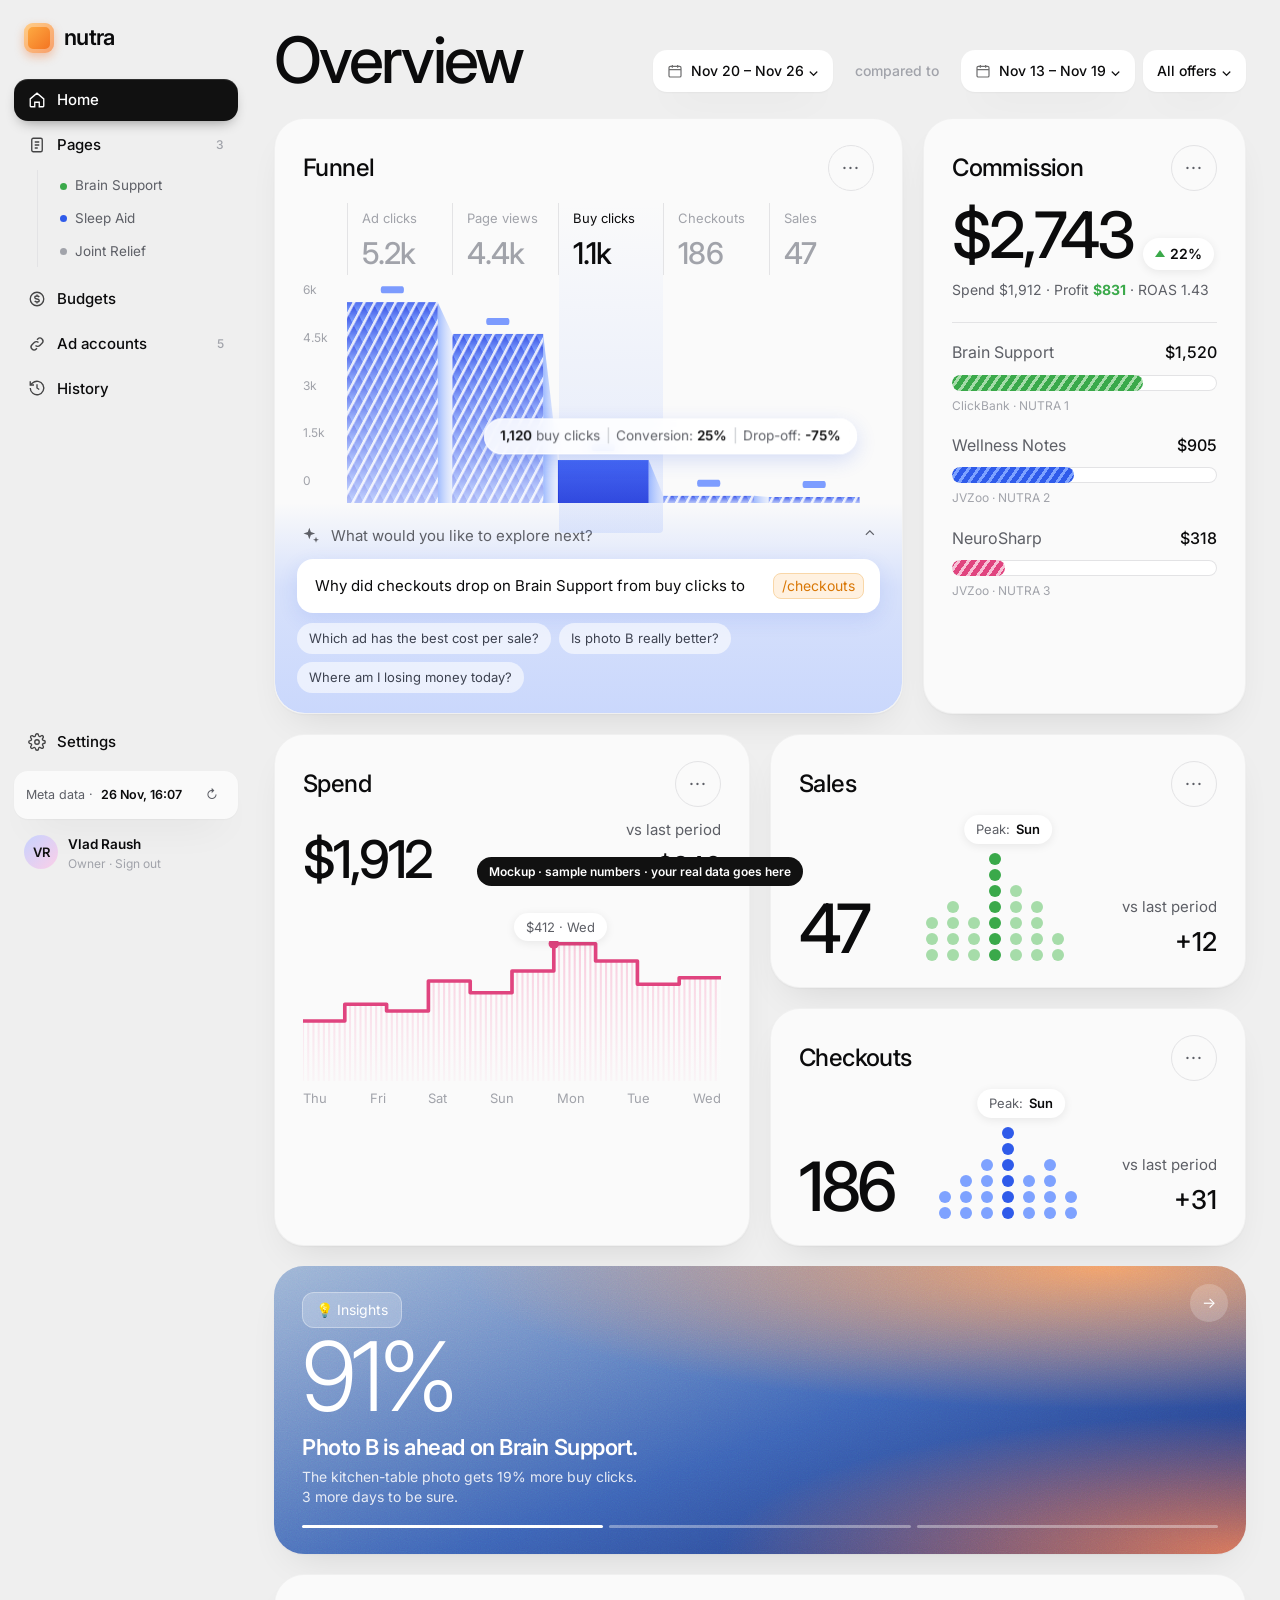
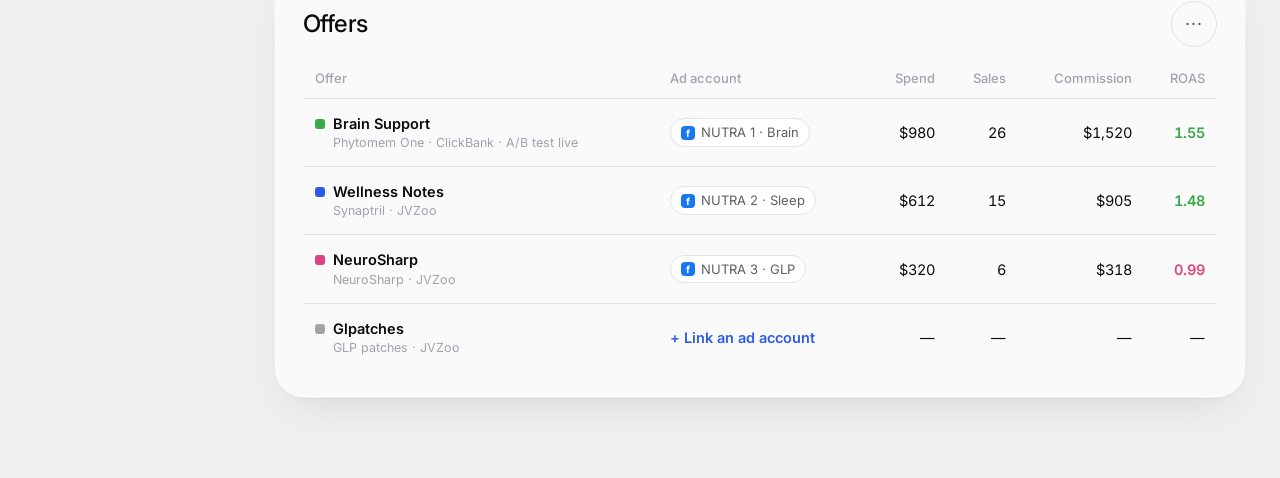
<file: app/static/demo/home-zentra.html>
<!doctype html>
<html lang="en">
<head>
<meta charset="utf-8">
<meta name="viewport" content="width=device-width, initial-scale=1, viewport-fit=cover">
<title>NUTRA Home · mockup</title>
<link rel="preconnect" href="https://fonts.googleapis.com">
<link rel="stylesheet" href="https://fonts.googleapis.com/css2?family=Inter:wght@400;500;600;700&display=swap">
<style>
:root{--bg:#efefef;--card:#fafafa;--card2:#fff;--ink:#0b0b0c;--ink2:#5d5f66;--ink3:#a1a3aa;--line:#e3e3e5;--pill:#111;--pillfg:#fff;
  --blue:#2f5bea;--blue2:#7ea2ff;--green:#3aa94a;--green2:#a6dca9;--pink:#e0447f;--pink2:#f7c1d6;--sh:0 1px 2px rgba(0,0,0,.04),0 18px 40px -18px rgba(0,0,0,.12);color-scheme:light}
@media (prefers-color-scheme:dark){:root:not([data-theme="light"]){--bg:#0c0c0e;--card:#16161a;--card2:#1c1c21;--ink:#f3f3f5;--ink2:#a4a6ae;--ink3:#6c6e76;--line:#2a2a31;--pill:#f3f3f5;--pillfg:#0c0c0e;
  --blue:#5b7cff;--blue2:#3448a8;--green:#4cc25d;--green2:#1f5a28;--pink:#ff5d98;--pink2:#5a2238;--sh:0 1px 2px rgba(0,0,0,.4);color-scheme:dark}}
*{box-sizing:border-box}
body{margin:0;font:15px/1.45 Inter,system-ui,sans-serif;background:var(--bg);color:var(--ink);-webkit-font-smoothing:antialiased}
button{font:inherit;color:inherit;cursor:pointer}
.app{display:grid;grid-template-columns:252px minmax(0,1fr);min-height:100vh}
/* sidebar */
.side{position:sticky;top:0;height:100vh;padding:22px 14px;display:flex;flex-direction:column;gap:3px;overflow-y:auto}
.brand{display:flex;align-items:center;gap:10px;font-size:22px;font-weight:600;letter-spacing:-.03em;padding:0 10px 22px}
.brand i{width:30px;height:30px;border-radius:9px;background:linear-gradient(135deg,#ffb347,#f26b1d);box-shadow:inset 0 0 0 4px rgba(255,255,255,.35),0 4px 10px rgba(242,107,29,.35);display:inline-block}
.nv{display:flex;align-items:center;gap:11px;border:0;background:none;text-align:left;padding:10px 14px;border-radius:14px;font-size:15px;font-weight:500;color:var(--ink)}
.nv svg{width:18px;height:18px;opacity:.75}
.nv:hover{background:rgba(127,127,127,.1)}
.nv.on{background:var(--pill);color:var(--pillfg);box-shadow:0 6px 14px -6px rgba(0,0,0,.45),inset 0 1px 0 rgba(255,255,255,.12)}.nv.on svg{opacity:1}
.nv .c{margin-left:auto;font-size:12px;color:var(--ink3)}.nv.on .c{color:inherit;opacity:.7}
.sub{margin:2px 0 8px 23px;padding-left:12px;border-left:1.5px solid var(--line);display:flex;flex-direction:column;gap:1px}
.sub button{border:0;background:none;text-align:left;padding:6px 10px;border-radius:10px;font-size:13.5px;color:var(--ink2);display:flex;align-items:center;gap:8px}
.sub button:hover{background:rgba(127,127,127,.1)}.sub .dot{width:7px;height:7px;border-radius:50%;background:var(--green)}
.sfoot{margin-top:auto;display:flex;flex-direction:column;gap:8px;padding-top:14px}
.sync{display:flex;align-items:center;gap:8px;font-size:12.5px;color:var(--ink2);padding:10px 12px;border-radius:14px;background:var(--card);box-shadow:var(--sh)}
.sync b{color:var(--ink);font-weight:600}.sync button{margin-left:auto;border:0;background:none;width:28px;height:28px;border-radius:50%}
.me{display:flex;align-items:center;gap:10px;padding:6px 10px}.av{width:34px;height:34px;border-radius:50%;background:linear-gradient(135deg,#c7d2fe,#fbcfe8);display:grid;place-items:center;font-weight:600;font-size:13px;color:#111}
.me small{display:block;color:var(--ink3);font-size:12px}
/* content */
.main{min-width:0;padding:28px 34px 80px 22px}
.head{display:flex;align-items:flex-end;gap:14px;flex-wrap:wrap;margin-bottom:26px}
.head h1{margin:0;font-size:64px;line-height:1;font-weight:500;letter-spacing:-.045em}
.sp{flex:1}
.ctl{display:flex;align-items:center;gap:8px;flex-wrap:wrap}
.chip{display:inline-flex;align-items:center;gap:8px;border:0;background:var(--card2);border-radius:14px;padding:11px 14px;font-size:14px;font-weight:500;box-shadow:var(--sh)}
.chip.ghost{background:transparent;box-shadow:none;color:var(--ink3)}
.chip svg{width:16px;height:16px;opacity:.6}
.grid{display:grid;grid-template-columns:minmax(0,1.95fr) minmax(0,1fr);gap:20px}
.row2{display:grid;grid-template-columns:minmax(0,.9fr) minmax(0,1.3fr) minmax(0,1fr);gap:20px;margin-top:20px}
.card{background:var(--card);border-radius:30px;box-shadow:var(--sh);border:1px solid rgba(127,127,127,.08);padding:26px 28px;position:relative;min-width:0}
.ch{display:flex;align-items:center;justify-content:space-between;margin-bottom:12px}
.ch h2{margin:0;font-size:24px;font-weight:500;letter-spacing:-.025em}
.more{width:46px;height:46px;border-radius:50%;border:1px solid var(--line);background:transparent;font-size:18px;letter-spacing:1px;color:var(--ink2)}
.tagp{display:inline-flex;align-items:center;gap:6px;padding:5px 12px;border-radius:999px;background:var(--card2);box-shadow:0 2px 10px rgba(0,0,0,.08);font-size:13px;color:var(--ink2)}.tagp b{color:var(--ink);font-weight:600}
/* funnel */
.fun{position:relative;overflow:hidden}
.fcols{display:grid;grid-template-columns:44px repeat(5,1fr);position:relative}
.fcol{border-left:1px solid var(--line);padding:6px 14px 0;min-width:0;cursor:pointer;position:relative;z-index:1}
.fcol small{display:block;font-size:13px;color:var(--ink3);white-space:nowrap;overflow:hidden;text-overflow:ellipsis}
.fcol b{display:block;font-size:30px;font-weight:500;letter-spacing:-.03em;color:var(--ink3);margin-top:4px}
.fcol.on small{color:var(--ink)}.fcol.on b{color:var(--ink)}
.fcol.on::before{content:"";position:absolute;inset:0 0 -258px 0;background:linear-gradient(180deg,rgba(124,160,255,0),rgba(124,160,255,.18));border-radius:4px;z-index:-1}
.ysc{display:flex;flex-direction:column;justify-content:space-between;font-size:12px;color:var(--ink3);height:220px;padding:6px 0}
.fsvg{display:block;width:100%;height:230px;margin-top:-2px}
.tip{position:absolute;z-index:5;transform:translate(-30%,-120%);white-space:nowrap;background:rgba(255,255,255,.85);backdrop-filter:blur(8px);border-radius:999px;padding:8px 16px;font-size:13.5px;color:#5d5f66;box-shadow:0 6px 20px rgba(47,91,234,.18),inset 0 0 0 1px rgba(255,255,255,.9);transition:left .25s,top .25s}
.tip b{color:#0b0b0c;font-weight:600}.tip i{font-style:normal;color:#c4c6cc;margin:0 6px}
.ask{margin:0 -28px -26px;padding:16px 22px 20px;border-radius:0 0 30px 30px;background:linear-gradient(180deg,rgba(124,160,255,.0),rgba(124,160,255,.28) 40%,rgba(124,160,255,.38));position:relative}
.askh{display:flex;align-items:center;gap:10px;font-size:15px;color:var(--ink2);margin:6px 4px 12px}.askh svg{width:20px;height:20px}
.askin{display:flex;align-items:center;gap:8px;background:var(--card2);border-radius:16px;padding:14px 16px;box-shadow:0 6px 20px rgba(47,91,234,.12)}
.askin input{flex:1;min-width:0;border:0;outline:0;background:transparent;font:inherit;font-size:15px;color:var(--ink)}
.slash{background:#fff1e0;color:#d97706;border:1px solid #f9d7a8;border-radius:8px;padding:2px 8px;font-size:14px;white-space:nowrap}
.sugs{display:flex;gap:8px;flex-wrap:wrap;margin-top:10px}.sugs button{border:0;background:rgba(255,255,255,.6);border-radius:999px;padding:6px 12px;font-size:13px;color:#3d4250}
/* money */
.big{font-size:64px;font-weight:500;letter-spacing:-.05em;line-height:1}
.up{display:inline-flex;align-items:center;gap:5px;font-size:14px;font-weight:600;padding:6px 12px;border-radius:999px;background:var(--card2);box-shadow:0 2px 10px rgba(0,0,0,.08);vertical-align:middle;margin-left:10px}.up::before{content:"";border:5px solid transparent;border-bottom:7px solid var(--green);margin-top:-6px}
.hr{height:1px;background:var(--line);margin:22px 0 18px}
.bar{margin-bottom:20px}.bar .t{display:flex;justify-content:space-between;font-size:16px;color:var(--ink2);margin-bottom:10px}.bar .t b{color:var(--ink);font-weight:500}
.track{height:16px;border-radius:999px;background:var(--card2);box-shadow:inset 0 0 0 1px var(--line);overflow:hidden}
.fill{height:100%;border-radius:999px;background:repeating-linear-gradient(-55deg,var(--c) 0 5px,var(--c2) 5px 8px)}
.bar small{display:block;margin-top:6px;font-size:12px;color:var(--ink3)}
/* dots + step */
.kp{display:flex;align-items:flex-end;justify-content:space-between;gap:12px;flex-wrap:wrap}
.kp .n{font-size:68px;font-weight:500;letter-spacing:-.05em;line-height:.95}
.vs{text-align:right;font-size:15px;color:var(--ink2)}.vs b{display:block;font-size:26px;color:var(--ink);font-weight:500;margin-top:6px}
.dots{display:flex;align-items:flex-end;gap:9px;position:relative;padding-top:34px}
.dcol{display:flex;flex-direction:column-reverse;gap:4px}.dcol i{width:12px;height:12px;border-radius:50%;background:var(--dl)}.dcol.pk i{background:var(--dk)}
.dots .tagp{position:absolute;top:-4px;transform:translateX(-35%)}
.step svg{display:block;width:100%;height:170px}
.months{display:flex;justify-content:space-between;font-size:13px;color:var(--ink3);margin-top:8px}
/* insights */
.ins{border-radius:30px;overflow:hidden;position:relative;min-height:330px;color:#fff;padding:26px 28px;display:flex;flex-direction:column;box-shadow:var(--sh);
  background:radial-gradient(120% 90% at 85% 0%,#f3a26b 0%,rgba(243,162,107,0) 55%),radial-gradient(90% 80% at 100% 100%,#d9775b 0%,rgba(217,119,91,0) 60%),linear-gradient(160deg,#9fb6d6 0%,#3d64b6 55%,#1b2f78 100%)}
.ins::after{content:"";position:absolute;inset:0;background-image:url("data:image/svg+xml,%3Csvg xmlns='http://www.w3.org/2000/svg' width='120' height='120'%3E%3Cfilter id='n'%3E%3CfeTurbulence type='fractalNoise' baseFrequency='.9' numOctaves='2'/%3E%3C/filter%3E%3Crect width='120' height='120' filter='url(%23n)' opacity='.18'/%3E%3C/svg%3E");mix-blend-mode:overlay;pointer-events:none}
.ins .chipi{align-self:flex-start;display:inline-flex;align-items:center;gap:6px;padding:7px 13px;border-radius:12px;background:rgba(255,255,255,.22);backdrop-filter:blur(6px);font-size:14px;border:1px solid rgba(255,255,255,.35)}
.ins .pct{font-size:96px;font-weight:300;letter-spacing:-.05em;line-height:1;margin-top:auto}
.ins h3{margin:10px 0 6px;font-size:22px;font-weight:600;letter-spacing:-.02em;line-height:1.2}
.ins p{margin:0;font-size:14px;opacity:.85;max-width:38ch}
.ins .pg{display:flex;gap:6px;margin-top:18px}.ins .pg i{flex:1;height:3px;border-radius:3px;background:rgba(255,255,255,.35)}.ins .pg i.on{background:#fff}
.ins button.nx{position:absolute;right:18px;top:18px;border:0;background:rgba(255,255,255,.2);color:#fff;width:38px;height:38px;border-radius:50%;z-index:2}
/* offers table */
.otab{width:100%;border-collapse:collapse;font-size:14.5px}.otab th{text-align:left;font-weight:500;color:var(--ink3);font-size:13px;padding:10px 12px;border-bottom:1px solid var(--line)}
.otab td{padding:14px 12px;border-bottom:1px solid var(--line)}.otab tr:last-child td{border-bottom:0}.otab .r{text-align:right;font-variant-numeric:tabular-nums}
.sw{display:inline-block;width:10px;height:10px;border-radius:3px;margin-right:8px}
.acc{display:inline-flex;align-items:center;gap:6px;font-size:13px;color:var(--ink2);background:var(--card2);border:1px solid var(--line);border-radius:999px;padding:4px 10px}.acc i{width:14px;height:14px;border-radius:4px;background:#1877f2;color:#fff;font-style:normal;font-size:10px;font-weight:700;display:grid;place-items:center}
.link{border:0;background:none;color:var(--blue);font-weight:600;padding:0}
.roas{font-weight:600}.roas.good{color:var(--green)}.roas.bad{color:var(--pink)}
.mock{position:fixed;left:50%;bottom:14px;transform:translateX(-50%);z-index:50;background:#111;color:#fff;font-size:12px;font-weight:600;padding:6px 12px;border-radius:999px;white-space:nowrap}
.bbar{display:none}
@media (max-width:1280px){.row2{grid-template-columns:1fr 1fr}.row2 .ins{grid-column:1/-1;min-height:260px}}
@media (max-width:1100px){.grid{grid-template-columns:1fr}}
@media (max-width:860px){
  .tip{max-width:calc(100% - 20px);white-space:normal;border-radius:14px}
  .app{grid-template-columns:1fr}.side{display:none}.main{padding:18px 16px 100px}
  .head h1{font-size:44px}.row2{grid-template-columns:1fr}.card{padding:20px;border-radius:24px}.ask{margin:0 -20px -20px;border-radius:0 0 24px 24px}
  .big,.kp .n{font-size:48px}.fcol b{font-size:20px}.fcol small{font-size:11px}.fcol{padding:6px 6px 0}.fcols{grid-template-columns:30px repeat(5,1fr)}.ysc{font-size:10px}
  .tip{font-size:12px;padding:6px 10px}
  .bbar{display:flex;position:fixed;left:10px;right:10px;bottom:10px;z-index:40;background:var(--card2);border-radius:20px;box-shadow:0 10px 30px rgba(0,0,0,.18);padding:6px}
  .bbar button{flex:1;border:0;background:none;border-radius:14px;padding:8px 0;font-size:11px;font-weight:600;color:var(--ink2);display:flex;flex-direction:column;align-items:center;gap:2px}
  .bbar button.on{background:var(--pill);color:var(--pillfg)}.bbar svg{width:18px;height:18px}
  .mock{bottom:84px}.otab .hide-m{display:none}
}
</style>
</head>
<body>
<div class="app">
<nav class="side">
  <div class="brand"><i></i>nutra</div>
  <button class="nv on"><svg viewBox="0 0 24 24" fill="none" stroke="currentColor" stroke-width="1.8"><path d="M3 10.5 12 3l9 7.5V20a1 1 0 0 1-1 1h-5v-6H9v6H4a1 1 0 0 1-1-1z"/></svg>Home</button>
  <button class="nv"><svg viewBox="0 0 24 24" fill="none" stroke="currentColor" stroke-width="1.8"><rect x="5" y="3" width="14" height="18" rx="2"/><path d="M9 8h6M9 12h6M9 16h4"/></svg>Pages<span class="c">3</span></button>
  <div class="sub"><button><span class="dot"></span>Brain Support</button><button><span class="dot" style="background:var(--blue)"></span>Sleep Aid</button><button><span class="dot" style="background:var(--ink3)"></span>Joint Relief</button></div>
  <button class="nv"><svg viewBox="0 0 24 24" fill="none" stroke="currentColor" stroke-width="1.8"><circle cx="12" cy="12" r="9"/><path d="M15 9.5c-.5-1-1.6-1.5-3-1.5-1.7 0-3 .8-3 2s1.3 1.7 3 2 3 .8 3 2-1.3 2-3 2c-1.4 0-2.5-.5-3-1.5M12 6v2M12 16v2"/></svg>Budgets</button>
  <button class="nv"><svg viewBox="0 0 24 24" fill="none" stroke="currentColor" stroke-width="1.8"><path d="M10 14a4 4 0 0 0 5.7 0l3-3a4 4 0 0 0-5.7-5.7l-1 1"/><path d="M14 10a4 4 0 0 0-5.7 0l-3 3a4 4 0 0 0 5.7 5.7l1-1"/></svg>Ad accounts<span class="c">5</span></button>
  <button class="nv"><svg viewBox="0 0 24 24" fill="none" stroke="currentColor" stroke-width="1.8"><path d="M3 12a9 9 0 1 0 3-6.7L3 8"/><path d="M3 3v5h5M12 7v5l3 2"/></svg>History</button>
  <div class="sfoot">
    <button class="nv"><svg viewBox="0 0 24 24" fill="none" stroke="currentColor" stroke-width="1.8"><circle cx="12" cy="12" r="3"/><path d="M19.4 15a1.7 1.7 0 0 0 .3 1.8l.1.1a2 2 0 1 1-2.8 2.8l-.1-.1a1.7 1.7 0 0 0-1.8-.3 1.7 1.7 0 0 0-1 1.5V21a2 2 0 1 1-4 0v-.1a1.7 1.7 0 0 0-1.1-1.5 1.7 1.7 0 0 0-1.8.3l-.1.1a2 2 0 1 1-2.8-2.8l.1-.1a1.7 1.7 0 0 0 .3-1.8 1.7 1.7 0 0 0-1.5-1H3a2 2 0 1 1 0-4h.1a1.7 1.7 0 0 0 1.5-1.1 1.7 1.7 0 0 0-.3-1.8l-.1-.1a2 2 0 1 1 2.8-2.8l.1.1a1.7 1.7 0 0 0 1.8.3H9a1.7 1.7 0 0 0 1-1.5V3a2 2 0 1 1 4 0v.1a1.7 1.7 0 0 0 1 1.5 1.7 1.7 0 0 0 1.8-.3l.1-.1a2 2 0 1 1 2.8 2.8l-.1.1a1.7 1.7 0 0 0-.3 1.8V9a1.7 1.7 0 0 0 1.5 1H21a2 2 0 1 1 0 4h-.1a1.7 1.7 0 0 0-1.5 1z"/></svg>Settings</button>
    <div class="sync">Meta data · <b>26 Nov, 16:07</b><button title="Sync now">↻</button></div>
    <div class="me"><span class="av">VR</span><div><b style="font-size:13.5px;font-weight:600">Vlad Raush</b><small>Owner · Sign out</small></div></div>
  </div>
</nav>

<main class="main">
  <div class="head"><h1>Overview</h1><div class="sp"></div>
    <div class="ctl"><button class="chip"><svg viewBox="0 0 24 24" fill="none" stroke="currentColor" stroke-width="1.8"><rect x="3" y="5" width="18" height="16" rx="2"/><path d="M3 10h18M8 3v4M16 3v4"/></svg>Nov 20 – Nov 26 ⌄</button><span class="chip ghost">compared to</span>
    <button class="chip"><svg viewBox="0 0 24 24" fill="none" stroke="currentColor" stroke-width="1.8"><rect x="3" y="5" width="18" height="16" rx="2"/><path d="M3 10h18M8 3v4M16 3v4"/></svg>Nov 13 – Nov 19 ⌄</button><button class="chip">All offers ⌄</button></div></div>

  <div class="grid">
    <section class="card fun" id="fun">
      <div class="ch"><h2>Funnel</h2><button class="more">···</button></div>
      <div class="fcols" id="fcols"></div>
      <div style="display:grid;grid-template-columns:44px 1fr" class="fwrap"><div class="ysc" id="ysc"></div><svg class="fsvg" id="fsvg" viewBox="0 0 1000 230" preserveAspectRatio="none"></svg></div>
      <div class="tip" id="tip"></div>
      <div class="ask">
        <div class="askh"><svg viewBox="0 0 24 24" fill="currentColor"><path d="M10 2l1.8 5.2L17 9l-5.2 1.8L10 16l-1.8-5.2L3 9l5.2-1.8zM18 13l.9 2.6 2.6.9-2.6.9L18 20l-.9-2.6-2.6-.9 2.6-.9z"/></svg>What would you like to explore next?<span class="sp"></span>⌃</div>
        <div class="askin"><input value="Why did checkouts drop on Brain Support from buy clicks to"><span class="slash">/checkouts</span></div>
        <div class="sugs"><button>Which ad has the best cost per sale?</button><button>Is photo B really better?</button><button>Where am I losing money today?</button></div>
      </div>
    </section>

    <section class="card">
      <div class="ch"><h2>Commission</h2><button class="more">···</button></div>
      <div><span class="big">$2,743</span><span class="up">22%</span></div>
      <div style="margin-top:10px;color:var(--ink2);font-size:14px">Spend $1,912 · Profit <b style="color:var(--green)">$831</b> · ROAS 1.43</div>
      <div class="hr"></div>
      <div class="bar" style="--c:var(--green);--c2:var(--green2)"><div class="t">Brain Support<b>$1,520</b></div><div class="track"><div class="fill" style="width:72%"></div></div><small>ClickBank · NUTRA 1</small></div>
      <div class="bar" style="--c:var(--blue);--c2:var(--blue2)"><div class="t">Wellness Notes<b>$905</b></div><div class="track"><div class="fill" style="width:46%"></div></div><small>JVZoo · NUTRA 2</small></div>
      <div class="bar" style="--c:var(--pink);--c2:var(--pink2)"><div class="t">NeuroSharp<b>$318</b></div><div class="track"><div class="fill" style="width:20%"></div></div><small>JVZoo · NUTRA 3</small></div>
    </section>
  </div>

  <div class="row2">
    <section class="card step">
      <div class="ch"><h2>Spend</h2><button class="more">···</button></div>
      <div class="kp" style="margin-bottom:14px"><span class="n" style="font-size:52px">$1,912</span><div class="vs">vs last period<b>+$240</b></div></div>
      <div style="position:relative;margin-top:26px"><svg id="stepsvg" viewBox="0 0 400 170" preserveAspectRatio="none"></svg><span class="tagp" id="steptag" style="position:absolute;top:2px;left:48%">$412 · Wed</span></div>
      <div class="months"><span>Thu</span><span>Fri</span><span>Sat</span><span>Sun</span><span>Mon</span><span>Tue</span><span>Wed</span></div>
    </section>
    <div style="display:flex;flex-direction:column;gap:20px;min-width:0">
      <section class="card"><div class="ch"><h2>Sales</h2><button class="more">···</button></div>
        <div class="kp"><span class="n">47</span><div class="dots" id="d1" style="--dl:var(--green2);--dk:var(--green)"></div><div class="vs">vs last period<b>+12</b></div></div></section>
      <section class="card"><div class="ch"><h2>Checkouts</h2><button class="more">···</button></div>
        <div class="kp"><span class="n">186</span><div class="dots" id="d2" style="--dl:var(--blue2);--dk:var(--blue)"></div><div class="vs">vs last period<b>+31</b></div></div></section>
    </div>
    <section class="ins" id="ins"></section>
  </div>

  <section class="card" style="margin-top:20px">
    <div class="ch"><h2>Offers</h2><button class="more">···</button></div>
    <div style="overflow-x:auto"><table class="otab"><thead><tr><th>Offer</th><th class="hide-m">Ad account</th><th class="r">Spend</th><th class="r">Sales</th><th class="r">Commission</th><th class="r">ROAS</th></tr></thead><tbody>
      <tr><td><span class="sw" style="background:var(--green)"></span><b style="font-weight:600">Brain Support</b><div style="font-size:12.5px;color:var(--ink3);margin-left:18px">Phytomem One · ClickBank · A/B test live</div></td><td class="hide-m"><span class="acc"><i>f</i>NUTRA 1 · Brain</span></td><td class="r">$980</td><td class="r">26</td><td class="r">$1,520</td><td class="r"><span class="roas good">1.55</span></td></tr>
      <tr><td><span class="sw" style="background:var(--blue)"></span><b style="font-weight:600">Wellness Notes</b><div style="font-size:12.5px;color:var(--ink3);margin-left:18px">Synaptril · JVZoo</div></td><td class="hide-m"><span class="acc"><i>f</i>NUTRA 2 · Sleep</span></td><td class="r">$612</td><td class="r">15</td><td class="r">$905</td><td class="r"><span class="roas good">1.48</span></td></tr>
      <tr><td><span class="sw" style="background:var(--pink)"></span><b style="font-weight:600">NeuroSharp</b><div style="font-size:12.5px;color:var(--ink3);margin-left:18px">NeuroSharp · JVZoo</div></td><td class="hide-m"><span class="acc"><i>f</i>NUTRA 3 · GLP</span></td><td class="r">$320</td><td class="r">6</td><td class="r">$318</td><td class="r"><span class="roas bad">0.99</span></td></tr>
      <tr><td><span class="sw" style="background:var(--ink3)"></span><b style="font-weight:600">Glpatches</b><div style="font-size:12.5px;color:var(--ink3);margin-left:18px">GLP patches · JVZoo</div></td><td class="hide-m"><button class="link">+ Link an ad account</button></td><td class="r">—</td><td class="r">—</td><td class="r">—</td><td class="r">—</td></tr>
    </tbody></table></div>
  </section>
</main>
</div>
<nav class="bbar"><button class="on"><svg viewBox="0 0 24 24" fill="none" stroke="currentColor" stroke-width="1.8"><path d="M3 10.5 12 3l9 7.5V20a1 1 0 0 1-1 1h-5v-6H9v6H4a1 1 0 0 1-1-1z"/></svg>Home</button><button><svg viewBox="0 0 24 24" fill="none" stroke="currentColor" stroke-width="1.8"><rect x="5" y="3" width="14" height="18" rx="2"/></svg>Pages</button><button><svg viewBox="0 0 24 24" fill="none" stroke="currentColor" stroke-width="1.8"><circle cx="12" cy="12" r="9"/></svg>Budgets</button><button><svg viewBox="0 0 24 24" fill="none" stroke="currentColor" stroke-width="1.8"><path d="M10 14a4 4 0 0 0 5.7 0l3-3a4 4 0 0 0-5.7-5.7l-1 1"/></svg>Accounts</button><button><svg viewBox="0 0 24 24" fill="none" stroke="currentColor" stroke-width="1.8"><path d="M4 6h16M4 12h16M4 18h16"/></svg>More</button></nav>
<div class="mock">Mockup · sample numbers · your real data goes here</div>

<script>
const F=[['Ad clicks','Meta',5240],['Page views','Pixel',4410],['Buy clicks','Your page',1120],['Checkouts','Network',186],['Sales','Network',47]];
const MAX=6000;let sel=2;
const fmt=n=>n>=1000?(n/1000).toFixed(n>=10000?0:1).replace(/\.0$/,'')+'k':String(n);
function funnel(){
  document.getElementById('fcols').innerHTML='<div></div>'+F.map((f,i)=>`<div class="fcol ${i===sel?'on':''}" data-i="${i}"><small title="from ${f[1]}">${f[0]}</small><b>${fmt(f[2])}</b></div>`).join('');
  document.getElementById('ysc').innerHTML=['6k','4.5k','3k','1.5k','0'].map(x=>`<span>${x}</span>`).join('');
  const W=1000/5,H=230,top=v=>H-Math.max(6,(v/MAX)*H);
  let s=`<defs><linearGradient id="gb" x1="0" y1="0" x2="1" y2="1"><stop offset="0" stop-color="#2a3fe0"/><stop offset="1" stop-color="#7aa0ff"/></linearGradient>
   <linearGradient id="gs" x1="0" y1="0" x2="0" y2="1"><stop offset="0" stop-color="#3b5cf0"/><stop offset="1" stop-color="#2238d8"/></linearGradient>
   <linearGradient id="gside" x1="0" y1="0" x2="1" y2="0"><stop offset="0" stop-color="#8fb0ff" stop-opacity=".85"/><stop offset="1" stop-color="#cfdcff" stop-opacity=".35"/></linearGradient>
   <pattern id="st" width="14" height="14" patternUnits="userSpaceOnUse" patternTransform="rotate(45)"><rect width="14" height="14" fill="url(#gb)"/><rect width="4" height="14" fill="#fff" opacity=".85"/></pattern>
   <linearGradient id="fade" x1="0" y1="0" x2="0" y2="1"><stop offset="0" stop-color="#fff" stop-opacity="0"/><stop offset="1" stop-color="#fff" stop-opacity=".55"/></linearGradient></defs>`;
  F.forEach((f,i)=>{const x=i*W,w=W*.86,t=top(f[2]),nt=i<4?top(F[i+1][2]):H;
    if(i<4)s+=`<polygon points="${x+w},${t} ${x+W},${nt} ${x+W},${H} ${x+w},${H}" fill="url(#gside)"/>`;
    s+=`<rect x="${x}" y="${t}" width="${w}" height="${H-t}" fill="${i===sel?'url(#gs)':'url(#st)'}"/>`;
    if(i!==sel)s+=`<rect x="${x}" y="${t}" width="${w}" height="${H-t}" fill="url(#fade)"/>`;
    s+=`<rect x="${x+w/2-22}" y="${t-16}" width="44" height="7" rx="3.5" fill="#6f92ff" opacity=".9"/>`;});
  document.getElementById('fsvg').innerHTML=s;
  const f=F[sel],prev=sel?F[sel-1][2]:f[2],conv=Math.round(f[2]/prev*100),drop=sel?Math.round((f[2]-prev)/prev*100):0;
  const tip=document.getElementById('tip'),col=document.querySelector(`.fcol[data-i="${sel}"]`),box=document.getElementById('fun').getBoundingClientRect(),c=col.getBoundingClientRect(),svg=document.getElementById('fsvg').getBoundingClientRect();
  tip.innerHTML=`<b>${f[2].toLocaleString()}</b> ${f[0].toLowerCase()}<i>|</i>${sel?`Conversion: <b>${conv}%</b><i>|</i>Drop-off: <b>${drop}%</b>`:'Top of the funnel'}`;
  tip.style.left=(c.left-box.left+c.width*.35)+'px';tip.style.top=(svg.top-box.top+top(f[2])/230*svg.height)+'px';
  document.querySelectorAll('.fcol').forEach(el=>el.onclick=()=>{sel=+el.dataset.i;funnel();});}
function dots(id,vals){const pk=vals.indexOf(Math.max(...vals)),days=['Thu','Fri','Sat','Sun','Mon','Tue','Wed'];
  document.getElementById(id).innerHTML=vals.map((v,i)=>`<div class="dcol ${i===pk?'pk':''}">${'<i></i>'.repeat(v)}</div>`).join('')+`<span class="tagp" style="left:${pk*21+6}px">Peak: <b>${days[pk]}</b></span>`;}
function step(){const v=[180,230,210,300,265,330,412,360,290,310],W=400,H=170,mx=450,dx=W/v.length,y=x=>H-x/mx*(H-20);
  let p=`M0 ${y(v[0])}`;v.forEach((x,i)=>{p+=` H${i*dx} V${y(x)} H${(i+1)*dx}`;});
  const lines=Array.from({length:80},(_,i)=>`<line x1="${i*5}" y1="0" x2="${i*5}" y2="${H}" stroke="var(--pink2)" stroke-width="2"/>`).join('');
  document.getElementById('stepsvg').innerHTML=`<defs><clipPath id="cp"><path d="${p} V${H} H0Z"/></clipPath><linearGradient id="pf" x1="0" y1="0" x2="0" y2="1"><stop offset="0" stop-color="#fff" stop-opacity="0"/><stop offset="1" stop-color="var(--card)" stop-opacity=".9"/></linearGradient></defs>
   <g clip-path="url(#cp)">${lines}<rect width="${W}" height="${H}" fill="url(#pf)"/></g><path d="${p}" fill="none" stroke="var(--pink)" stroke-width="3.5" stroke-linejoin="round"/><circle cx="${6*dx}" cy="${y(412)}" r="5" fill="var(--pink)"/>`;
  document.getElementById('steptag').style.left=`calc(${6*dx/W*100}% - 40px)`;}
const INS=[['91%','Photo B is ahead on Brain Support.','The kitchen-table photo gets 19% more buy clicks. 3 more days to be sure.'],['1.55','Brain Support is your best ROAS this week.','$980 spent, $1,520 commission. Ad set "Women 60+ US" does most of it.'],['−38%','NeuroSharp checkouts dropped.','Buy clicks are steady, but fewer reach checkout. The JVZoo order form may be slow.']];let ii=0;
function ins(){const x=INS[ii];document.getElementById('ins').innerHTML=`<span class="chipi">💡 Insights</span><button class="nx" onclick="ii=(ii+1)%INS.length;ins()" aria-label="Next insight">→</button><div class="pct">${x[0]}</div><h3>${x[1]}</h3><p>${x[2]}</p><div class="pg">${INS.map((_,i)=>`<i class="${i===ii?'on':''}"></i>`).join('')}</div>`;}
funnel();dots('d1',[3,4,3,7,5,4,2]);dots('d2',[2,3,4,6,3,4,2]);step();ins();addEventListener('resize',funnel);
</script>
</body>
</html>
</file>
